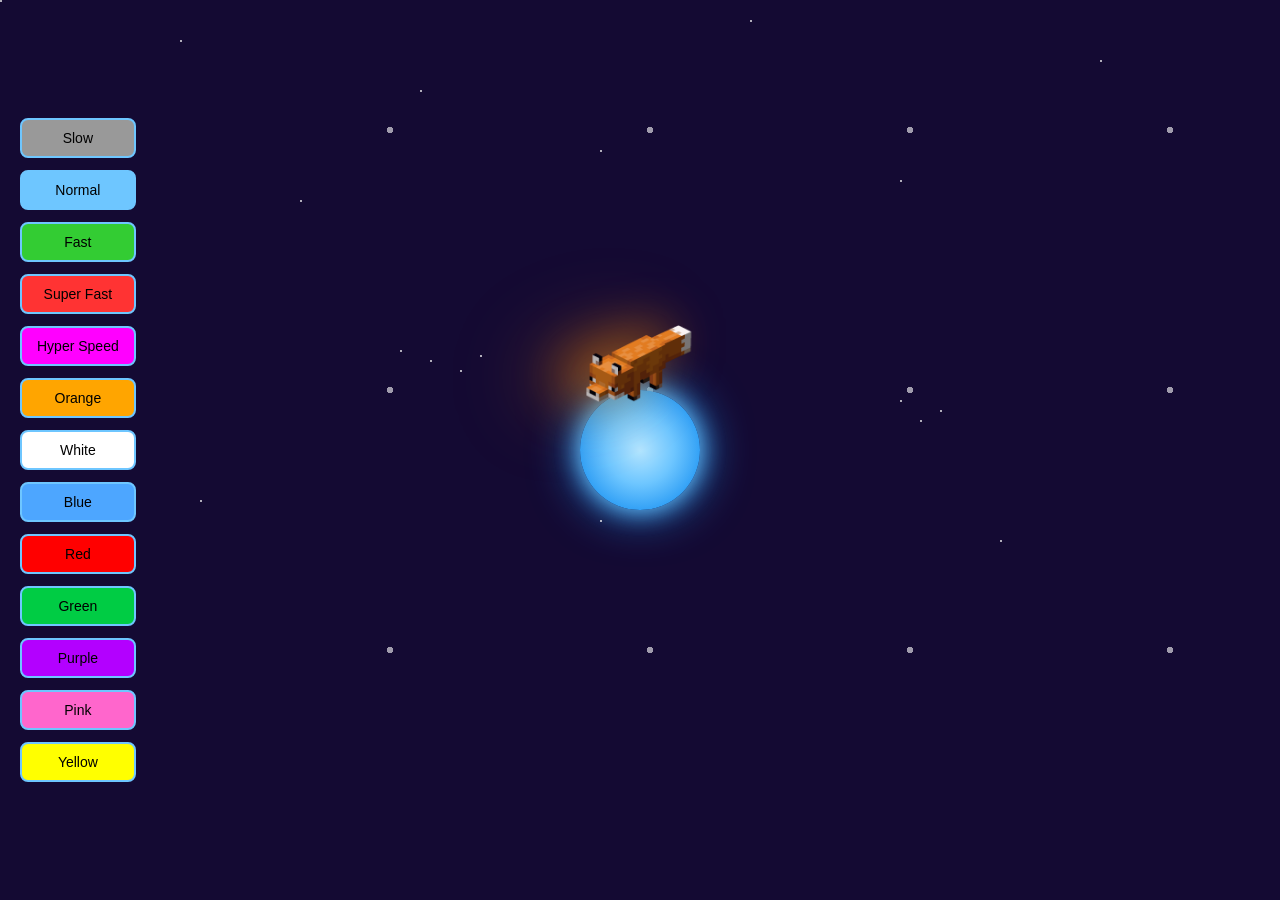
<file: index.html>
<!DOCTYPE html>
<html lang="en">
<head>
    <meta charset="UTF-8">
    <title>Perfect Fox Orbit</title>
    <link rel="stylesheet" href="style.css">
</head>
<body>

<div class="loading-container">
    <div class="ball"></div>
<div class="controls">
    <button onclick="changeSpeed(8)" style="background:#999;">Slow</button>
<button onclick="changeSpeed(4)" style="background:#6ec6ff;">Normal</button>
<button onclick="changeSpeed(2)" style="background:#33cc33;">Fast</button>
<button onclick="changeSpeed(1)" style="background:#ff3333;">Super Fast</button>
<button onclick="changeSpeed(0.5)" style="background:#ff00ff;">Hyper Speed</button>

<button onclick="changeColor('orange')" style="background: orange;">Orange</button>
<button onclick="changeColor('white')" style="background: white; color: black;">White</button>
<button onclick="changeColor('blue')" style="background: #4da6ff;">Blue</button>
<button onclick="changeColor('red')" style="background: red;">Red</button>
<button onclick="changeColor('green')" style="background: #00cc44;">Green</button>
<button onclick="changeColor('purple')" style="background: #b300ff;">Purple</button>
<button onclick="changeColor('pink')" style="background: #ff66cc;">Pink</button>
<button onclick="changeColor('yellow')" style="background: yellow; color: black;">Yellow</button>

</div>

    <div class="orbit">
        <img src="fox.png" class="fox">
    </div>
</div>

<script src="script.js"></script>

</body>
</html>
</file>
<file: style.css>
body {
    background: #140a33; /* dark indigo */
    overflow: hidden;
    height: 100vh;
    margin: 0;
    display: flex;
    justify-content: center;
    align-items: center;
    position: relative;
}

/* STAR FIELD */
.star {
    position: absolute;
    width: 3px;
    height: 3px;
    background: white;
    border-radius: 50%;
    opacity: 0.8;
    animation: twinkle 2s infinite ease-in-out;
}

@keyframes twinkle {
    0% { opacity: 0.2; }
    50% { opacity: 1; }
    100% { opacity: 0.2; }
}

.loading-container {
    position: relative;
    width: 250px;
    height: 250px;
}

/* LIGHT BLUE BALL */
.ball {
    width: 120px;
    height: 120px;
    border-radius: 50%;
    background: radial-gradient(circle, #b3e5ff 0%, #6ec6ff 40%, #2196f3 80%);
    box-shadow: 0 0 25px #6ec6ff, 0 0 50px #2196f3;
    position: absolute;
    top: 50%;
    left: 50%;
    transform: translate(-50%, -50%);
}

/* ROTATING WRAPPER */
.orbit {
    position: absolute;
    top: 50%;
    left: 50%;
    width: 250px;
    height: 250px;
    transform: translate(-50%, -50%);
    animation: spin 4s linear infinite; /* slower speed */
}

.fox {
    width: 110px;
    position: absolute;
    top: 0;
    left: 50%;
    transform: translateX(-50%);
    filter:
        drop-shadow(-20px 0px 25px rgba(255, 140, 0, 0.5))
        drop-shadow(-40px 0px 35px rgba(255, 140, 0, 0.3));
}


@keyframes spin {
    from { transform: translate(-50%, -50%) rotate(360deg); }
    to { transform: translate(-50%, -50%) rotate(0deg); }
}

.controls {
    position: fixed;
    left: 20px;   /* far left */
    top: 50%;
    transform: translateY(-50%);
    display: flex;
    flex-direction: column;
    gap: 12px;
    z-index: 9999;
}

.controls button {
    border: 2px solid #6ec6ff;
    padding: 10px 15px;
    border-radius: 8px;
    cursor: pointer;
    font-size: 14px;
    transition: 0.2s;
}

.controls button:hover {
    filter: brightness(1.3);
}

/* FULL SKY STARFIELD — ULTRA DENSE */
body::before,
body::after {
    content: "";
    position: absolute;
    top: 0;
    left: 0;
    width: 100vw;
    height: 100vh;
    pointer-events: none;
    background-repeat: repeat;
    animation: twinkle 3s infinite ease-in-out;
}

/* Layer 1 — tiny stars (very dense) */
body::before {
    background-image:
        radial-gradient(white 1px, transparent 1px),
        radial-gradient(white 1px, transparent 1px),
        radial-gradient(white 1px, transparent 1px),
        radial-gradient(white 1px, transparent 1px),
        radial-gradient(white 1px, transparent 1px),
        radial-gradient(white 1px, transparent 1px),
        radial-gradient(white 1px, transparent 1px),
        radial-gradient(white 1px, transparent 1px);
    background-size: 100px 100px;
}

/* Layer 2 — medium stars */
body::after {
    background-image:
        radial-gradient(white 2px, transparent 2px),
        radial-gradient(white 2px, transparent 2px),
        radial-gradient(white 2px, transparent 2px),
        radial-gradient(white 2px, transparent 2px),
        radial-gradient(white 2px, transparent 2px);
    background-size: 180px 180px;
    opacity: 0.8;
}

/* Layer 3 — large stars (new layer!) */
body::before {
    background-image:
        radial-gradient(white 3px, transparent 3px),
        radial-gradient(white 3px, transparent 3px),
        radial-gradient(white 3px, transparent 3px);
    background-size: 260px 260px;
    opacity: 0.6;
}

/* EXTRA STAR LAYER — ULTRA DENSE */
body::after {
    background-image:
        radial-gradient(white 1px, transparent 1px),
        radial-gradient(white 1px, transparent 1px),
        radial-gradient(white 1px, transparent 1px),
        radial-gradient(white 1px, transparent 1px),
        radial-gradient(white 1px, transparent 1px),
        radial-gradient(white 1px, transparent 1px),
        radial-gradient(white 1px, transparent 1px),
        radial-gradient(white 1px, transparent 1px),
        radial-gradient(white 1px, transparent 1px),
        radial-gradient(white 1px, transparent 1px);
    background-size: 80px 80px;
    opacity: 0.9;
}

/* RANDOM STAR CLUSTERS */
body::after {
    content: "";
    position: absolute;
    top: 0;
    left: 0;
    width: 2px;
    height: 2px;
    background: white;
    border-radius: 50%;
    opacity: 0.9;
    box-shadow:
        50px 120px white,
        180px 40px white,
        300px 200px white,
        420px 90px white,
        600px 150px white,
        750px 20px white,
        900px 180px white,
        1100px 60px white,
        1300px 220px white,

        /* cluster 1 */
        80px 300px white,
        95px 310px white,
        120px 330px white,

        /* cluster 2 */
        400px 350px white,
        430px 360px white,
        460px 370px white,
        480px 355px white,

        /* cluster 3 */
        900px 400px white,
        920px 420px white,
        940px 410px white,

        /* sparse stars */
        200px 500px white,
        600px 520px white,
        1000px 540px white,
        1400px 560px white;
    animation: twinkle 3s infinite ease-in-out;
}
</file>
